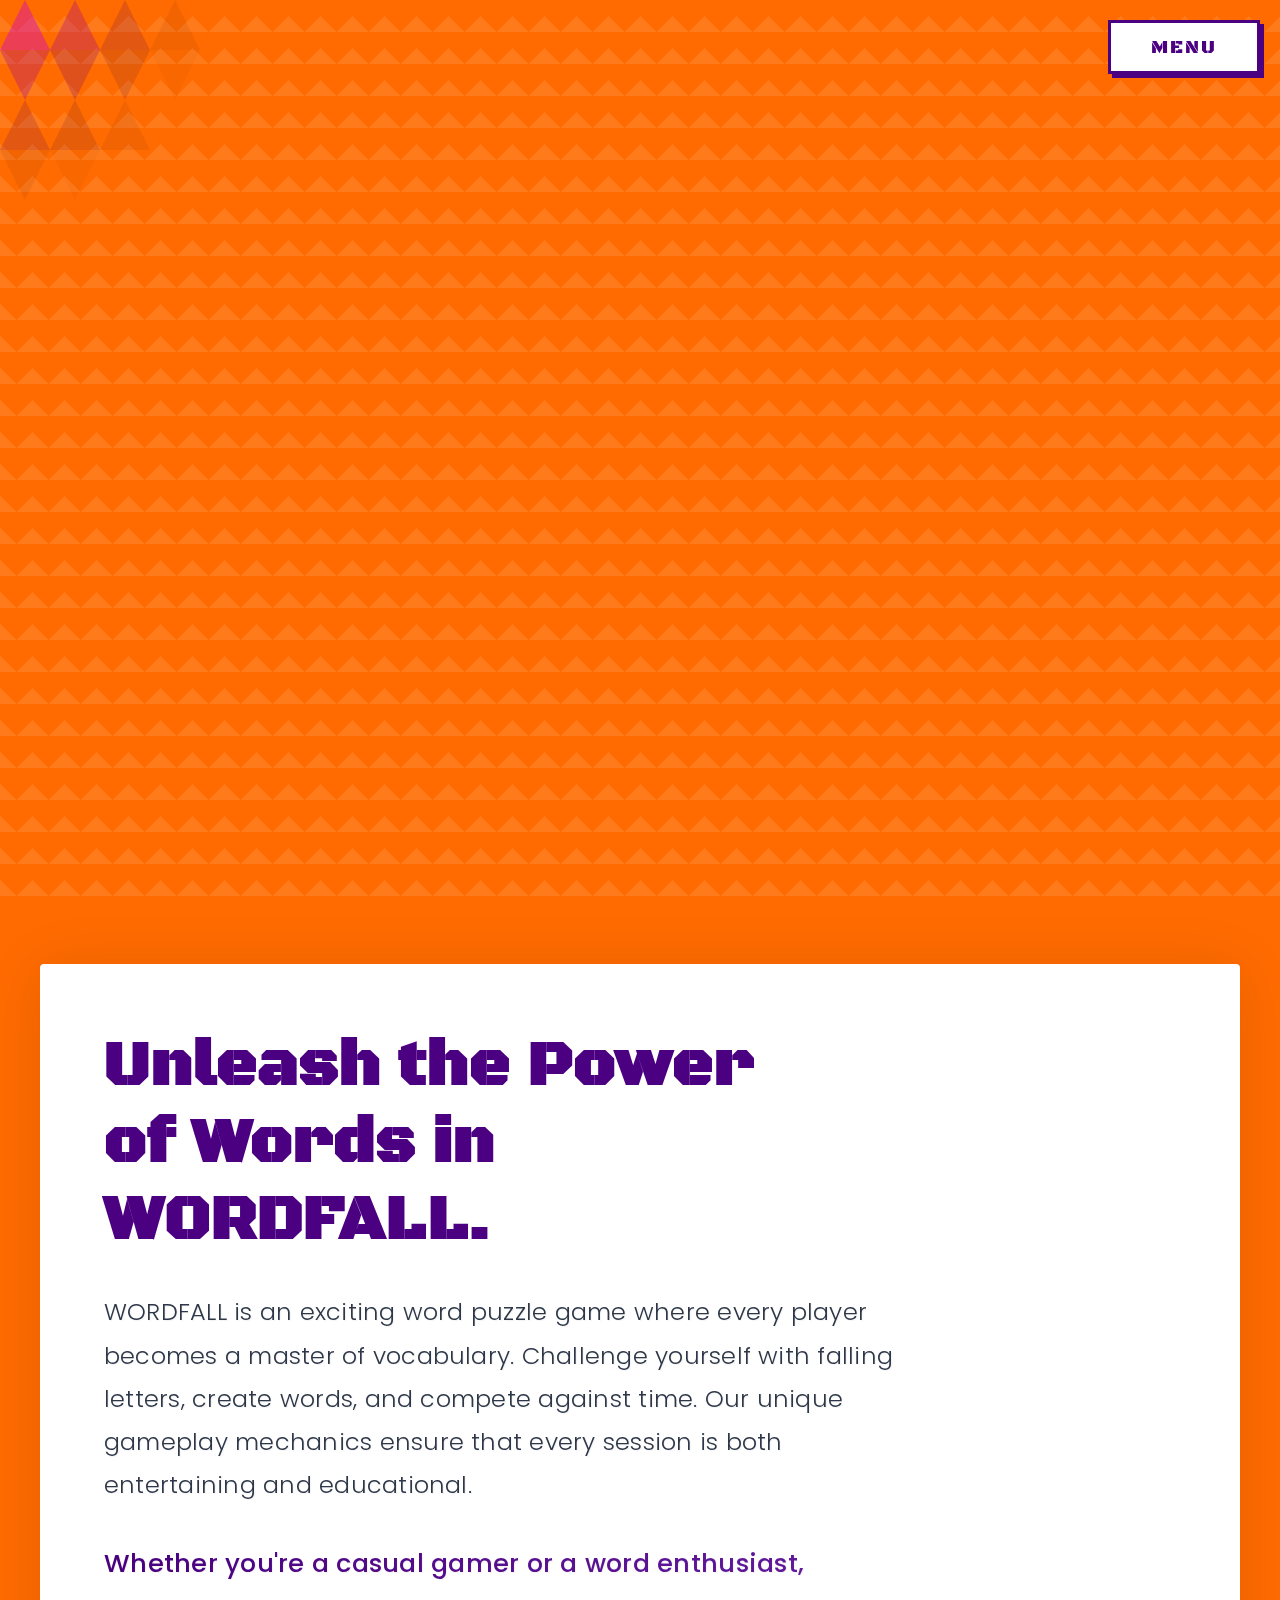
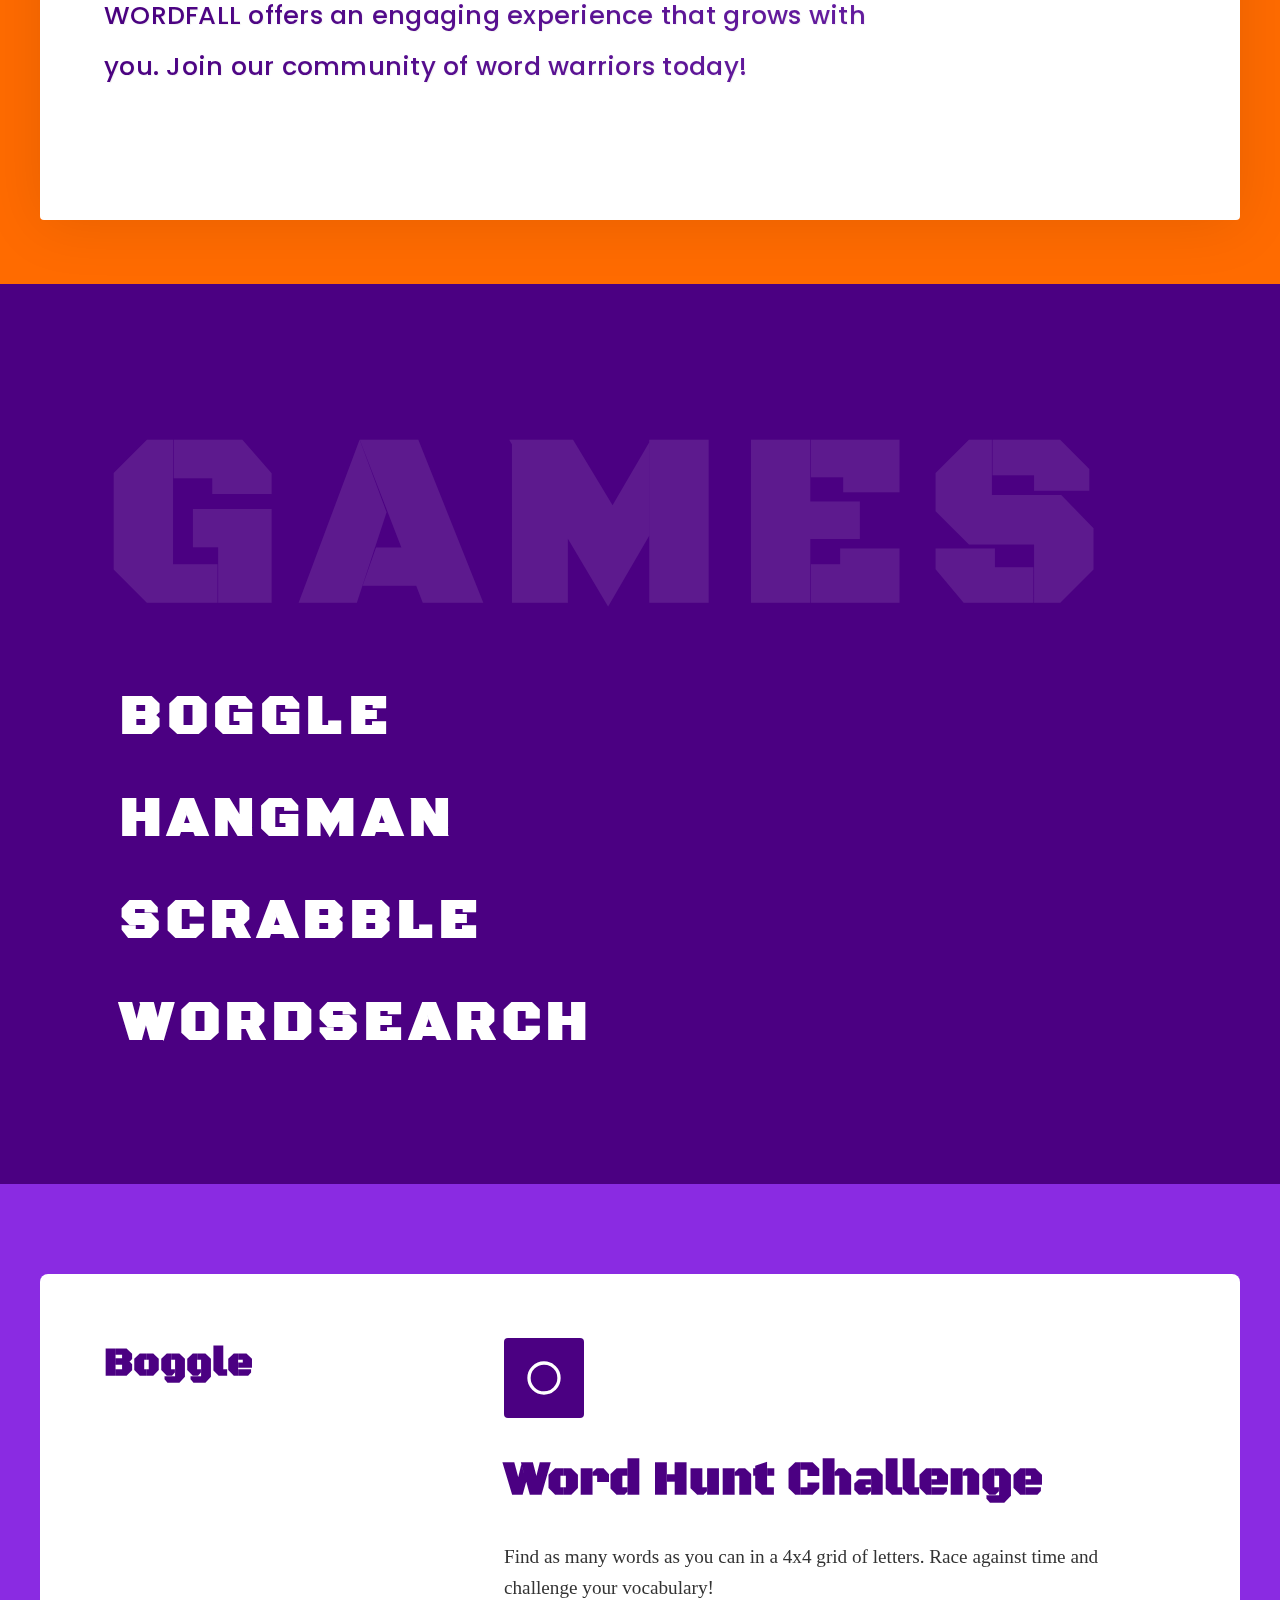
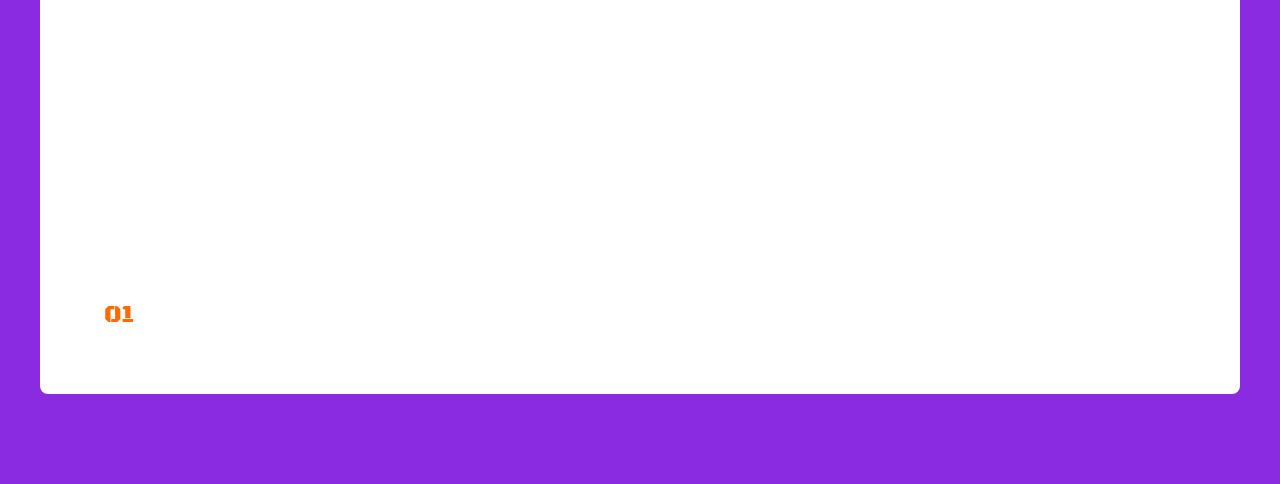
<file: index.html>
<!DOCTYPE html>
<html lang="en">
<head>
    <meta charset="UTF-8">
    <meta name="viewport" content="width=device-width, initial-scale=1.0">
    <title>Orange Background Website</title>
    <link rel="stylesheet" href="styles.css">
    <link rel="preconnect" href="https://fonts.googleapis.com">
    <link rel="preconnect" href="https://fonts.gstatic.com" crossorigin>
    <link href="https://fonts.googleapis.com/css2?family=Black+Ops+One&display=swap" rel="stylesheet">
    <link href="https://fonts.googleapis.com/css2?family=Poppins:wght@300;400;500;600&display=swap" rel="stylesheet">
</head>
<body>
    <canvas id="backgroundCanvas"></canvas>
    <button class="menu-button">MENU</button>

    <!-- Menu Overlay -->
    <div class="menu-overlay">
        <button class="menu-close" aria-label="Close menu"></button>
        <div class="menu-left">
            <img src="image.png" alt="Profile" class="profile-image">
        </div>
        <div class="menu-right">
            <ul class="menu-button-list">
                <li><button class="menu-btn">Play Hangman</button></li>
                <li><button class="menu-btn">Play Scrabble</button></li>
                <li><button class="menu-btn">Play Wordsearch</button></li>
                <li><button class="menu-btn">Play Boggle</button></li>
                <li><button class="menu-btn">Leaderboard</button></li>
            </ul>
        </div>
    </div>

    <div class="background">
        <div class="content">
            <h1 class="main-title">WORDFALL</h1>
        </div>
    </div>
    <section class="about-section">
        <div class="about-content">
            <div class="about-text">
                <h2 class="about-title">
                    Unleash the Power<br>
                    of Words in<br>
                    WORDFALL.
                </h2>
                <p class="about-description">
                    WORDFALL is an exciting word puzzle game where every player becomes a master of vocabulary.
                    Challenge yourself with falling letters, create words, and compete against time.
                    Our unique gameplay mechanics ensure that every session is both entertaining and educational.
                </p>
                <p class="about-description">
                    Whether you're a casual gamer or a word enthusiast, WORDFALL offers an engaging experience
                    that grows with you. Join our community of word warriors today!
                </p>
            </div>
        </div>
    </section>
    <section class="games-section">
        <div class="games-content">
            <h2 class="games-title">GAMES</h2>
            <div class="games">
                <div class="games-list">
                    <a href="boggle.html" class="game-link">BOGGLE</a>
                    <a href="hangman.html" class="game-link">HANGMAN</a>
                    <a href="scrabble.html" class="game-link">SCRABBLE</a>
                    <a href="wordsearch.html" class="game-link">WORDSEARCH</a>
                </div>
            </div>
        </div>
    </section>
    <section class="game-details-section">
        <div class="game-details-container">
            <div class="placcard-wrapper">
                <div class="placcard">
                    <div class="placcard-content">
                        <div class="placcard-left">
                            <h3 class="game-detail-title">Boggle</h3>
                            <span class="game-detail-number">01</span>
                        </div>
                        <div class="placcard-right">
                            <div class="game-icons">
                                <div class="game-icon">
                                    <img src="[data-uri]" alt="Building Icon">
                                </div>
                            </div>
                            <h4>Word Hunt Challenge</h4>
                            <p>Find as many words as you can in a 4x4 grid of letters. Race against time and challenge your vocabulary!</p>
                        </div>
                    </div>
                </div>
                <div class="placcard">
                    <div class="placcard-content">
                        <div class="placcard-left">
                            <h3 class="game-detail-title">Hangman</h3>
                            <span class="game-detail-number">02</span>
                        </div>
                        <div class="placcard-right">
                            <div class="game-icons">
                                <div class="game-icon">
                                    <img src="[data-uri]" alt="Building Icon">
                                </div>
                            </div>
                            <h4>Classic Word Guessing</h4>
                            <p>Guess the hidden word one letter at a time. Be careful - too many wrong guesses and it's game over!</p>
                        </div>
                    </div>
                </div>
                <div class="placcard">
                    <div class="placcard-content">
                        <div class="placcard-left">
                            <h3 class="game-detail-title">Word Scramble</h3>
                            <span class="game-detail-number">03</span>
                        </div>
                        <div class="placcard-right">
                            <div class="game-icons">
                                <div class="game-icon">
                                    <img src="[data-uri]" alt="Building Icon">
                                </div>
                            </div>
                            <h4>Unscramble the Words</h4>
                            <p>Test your word skills by unscrambling jumbled letters to form meaningful words. Beat the clock!</p>
                        </div>
                    </div>
                </div>
                <div class="placcard">
                    <div class="placcard-content">
                        <div class="placcard-left">
                            <h3 class="game-detail-title">Word Search</h3>
                            <span class="game-detail-number">04</span>
                        </div>
                        <div class="placcard-right">
                            <div class="game-icons">
                                <div class="game-icon">
                                    <img src="[data-uri]" alt="Building Icon">
                                </div>
                            </div>
                            <h4>Hidden Word Discovery</h4>
                            <p>Find hidden words in a grid of letters. Words can be horizontal, vertical, or diagonal!</p>
                        </div>
                    </div>
                </div>
            </div>
        </div>
    </section>
    <script src="script.js"></script>
</body>
</html>
</file>
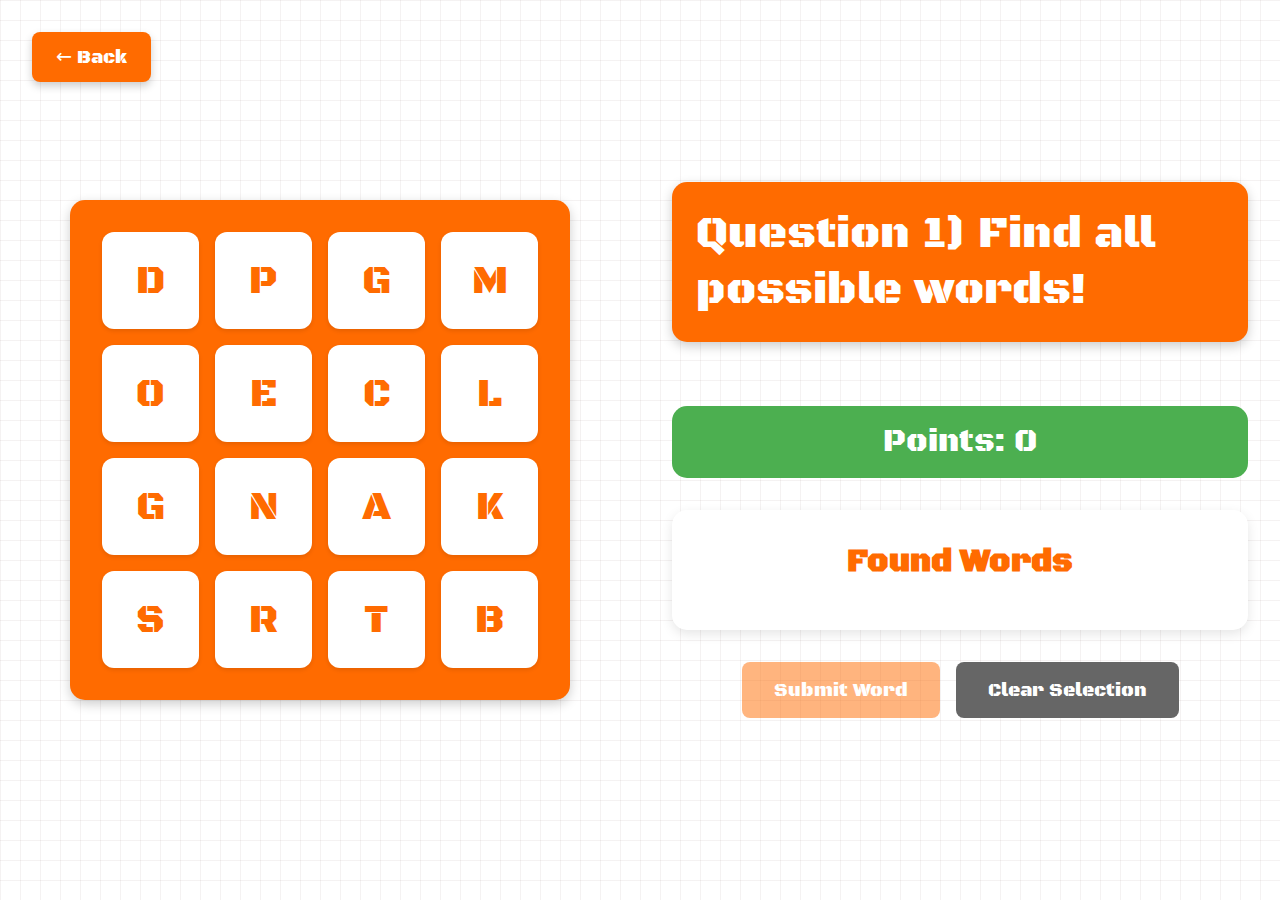
<file: boggle.html>
<!DOCTYPE html>
<html lang="en">
<head>
    <meta charset="UTF-8">
    <meta name="viewport" content="width=device-width, initial-scale=1.0">
    <title>Boggle Game</title>
    <link rel="stylesheet" href="boggle.css">
    <link rel="preconnect" href="https://fonts.googleapis.com">
    <link rel="preconnect" href="https://fonts.gstatic.com" crossorigin>
    <link href="https://fonts.googleapis.com/css2?family=Black+Ops+One&display=swap" rel="stylesheet">
</head>
<body>
    <a href="index.html" class="back-button">← Back</a>
    <div class="game-container">
        <!-- Left Side - Word Grid -->
        <div class="game-left">
            <div class="grid-container">
                <canvas id="gameCanvas"></canvas>
                <div class="letter-grid">
                    <!-- Grid will be populated by JavaScript -->
                </div>
            </div>
        </div>

        <!-- Right Side - Game Controls -->
        <div class="game-right">
            <!-- Question Display -->
            <div class="category-box">
                <span class="category-text">Question 1) Find all possible words!</span>
            </div>

            <!-- Points Display -->
            <div class="points-display">
                <span class="points-text">Points: <span id="pointsValue">0</span></span>
            </div>

            <!-- Found Words Section -->
            <div class="found-words-section">
                <h2>Found Words</h2>
                <div class="found-words-list">
                    <!-- Found words will be added here -->
                </div>
            </div>

            <!-- Controls -->
            <div class="controls">
                <button class="control-btn submit-word" disabled>Submit Word</button>
                <button class="control-btn clear-selection">Clear Selection</button>
            </div>
        </div>
    </div>

    <!-- Success Modal -->
    <div class="modal" id="successModal">
        <div class="modal-content">
            <h2 class="modal-title"></h2>
            <button class="modal-button">Continue</button>
        </div>
    </div>

    <script src="boggle.js"></script>
</body>
</html>
</file>
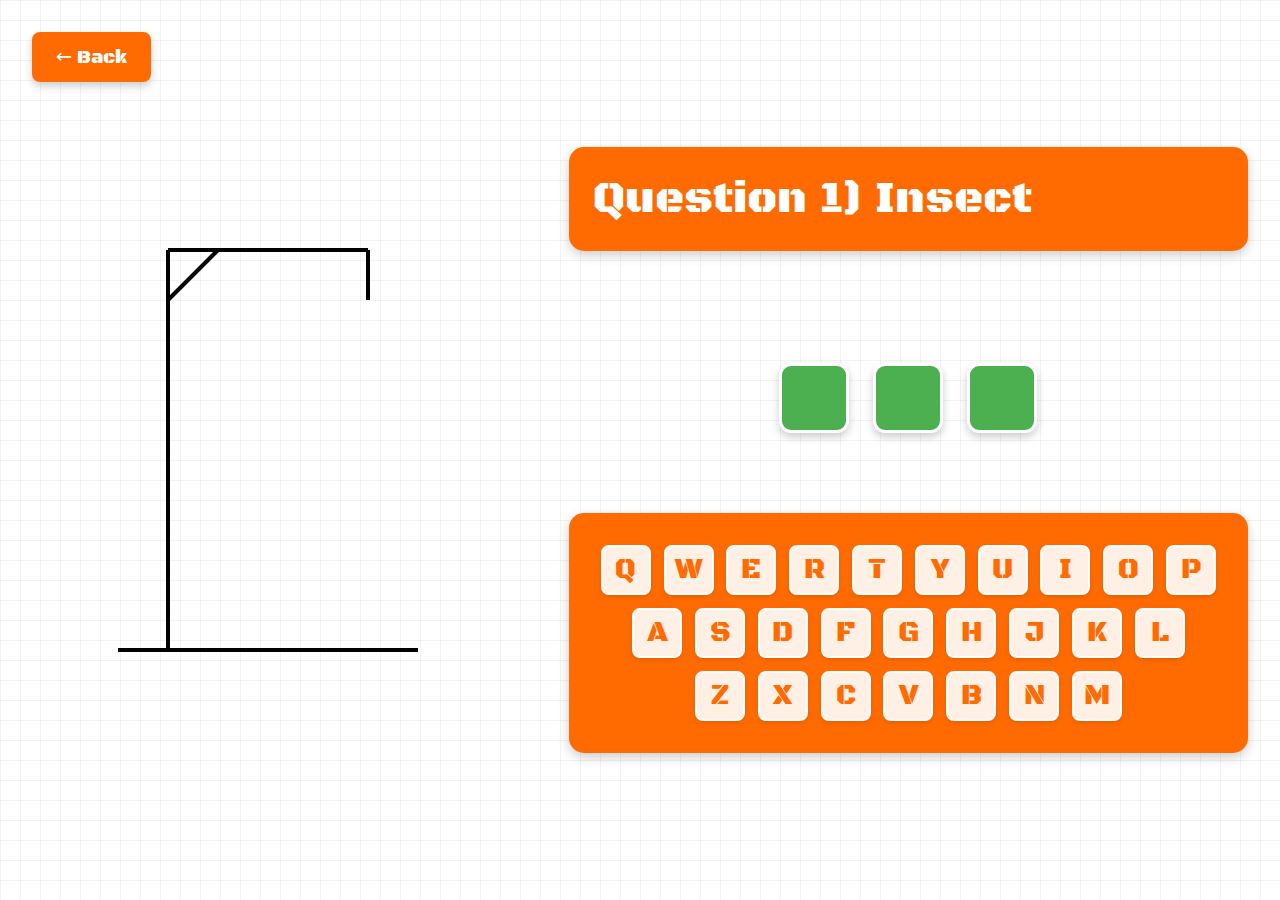
<file: hangman.html>
<!DOCTYPE html>
<html lang="en">
<head>
    <meta charset="UTF-8">
    <meta name="viewport" content="width=device-width, initial-scale=1.0">
    <title>Hangman Game</title>
    <link rel="stylesheet" href="hangman.css">
    <link rel="preconnect" href="https://fonts.googleapis.com">
    <link rel="preconnect" href="https://fonts.gstatic.com" crossorigin>
    <link href="https://fonts.googleapis.com/css2?family=Black+Ops+One&display=swap" rel="stylesheet">
</head>
<body>
    <a href="index.html" class="back-button">← Back</a>
    <div class="game-container">
        <!-- Left Side - Hangman -->
        <div class="game-left">
            <div class="hangman-container">
                <canvas id="hangmanCanvas" width="400" height="500"></canvas>
            </div>
        </div>

        <!-- Right Side - Game Controls -->
        <div class="game-right">
            <!-- Category Display -->
            <div class="category-box">
                <span class="category-text">Question 1) Insect</span>
            </div>

            <!-- Word Display -->
            <div class="word-display">
                <div class="letter-spaces">
                    <span class="letter-space"></span>
                    <span class="letter-space"></span>
                    <span class="letter-space"></span>
                </div>
            </div>

            <!-- Keyboard -->
            <div class="keyboard">
                <div class="keyboard-row">
                    <button class="key">Q</button>
                    <button class="key">W</button>
                    <button class="key">E</button>
                    <button class="key">R</button>
                    <button class="key">T</button>
                    <button class="key">Y</button>
                    <button class="key">U</button>
                    <button class="key">I</button>
                    <button class="key">O</button>
                    <button class="key">P</button>
                </div>
                <div class="keyboard-row">
                    <button class="key">A</button>
                    <button class="key">S</button>
                    <button class="key">D</button>
                    <button class="key">F</button>
                    <button class="key">G</button>
                    <button class="key">H</button>
                    <button class="key">J</button>
                    <button class="key">K</button>
                    <button class="key">L</button>
                </div>
                <div class="keyboard-row">
                    <button class="key">Z</button>
                    <button class="key">X</button>
                    <button class="key">C</button>
                    <button class="key">V</button>
                    <button class="key">B</button>
                    <button class="key">N</button>
                    <button class="key">M</button>
                </div>
            </div>
        </div>
    </div>

    <!-- Game Over Modal -->
    <div class="modal" id="gameOverModal">
        <div class="modal-content">
            <h2 class="modal-title"></h2>
            <button class="modal-button">Play Again</button>
        </div>
    </div>

    <script src="hangman.js"></script>
</body>
</html>
</file>
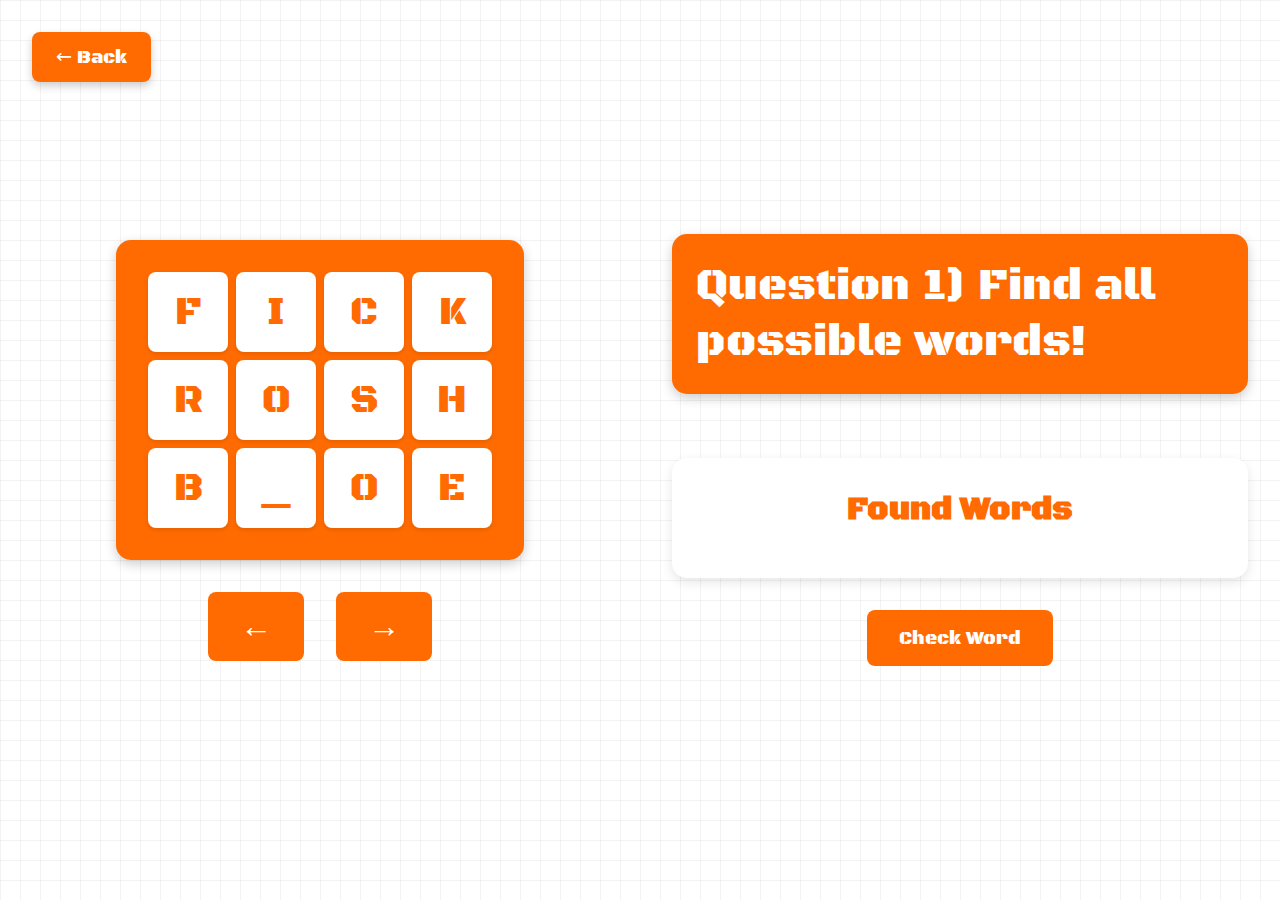
<file: scrabble.html>
<!DOCTYPE html>
<html lang="en">
<head>
    <meta charset="UTF-8">
    <meta name="viewport" content="width=device-width, initial-scale=1.0">
    <title>Scrabble Game</title>
    <link rel="stylesheet" href="scrabble.css">
    <link rel="preconnect" href="https://fonts.googleapis.com">
    <link rel="preconnect" href="https://fonts.gstatic.com" crossorigin>
    <link href="https://fonts.googleapis.com/css2?family=Black+Ops+One&display=swap" rel="stylesheet">
</head>
<body>
    <a href="index.html" class="back-button">← Back</a>
    <div class="game-container">
        <!-- Left Side - Word Grid -->
        <div class="game-left">
            <div class="grid-container">
                <div class="word-grid">
                    <!-- Grid will be populated by JavaScript -->
                </div>
                <div class="arrow-controls">
                    <button class="arrow-btn left-arrow">←</button>
                    <button class="arrow-btn right-arrow">→</button>
                </div>
            </div>
        </div>

        <!-- Right Side - Game Controls -->
        <div class="game-right">
            <!-- Question Display -->
            <div class="category-box">
                <span class="category-text">Question 1) Find all possible words!</span>
            </div>

            <!-- Found Words Section -->
            <div class="found-words-section">
                <h2>Found Words</h2>
                <div class="found-words-list">
                    <!-- Found words will be added here -->
                </div>
            </div>

            <!-- Controls -->
            <div class="controls">
                <button class="control-btn check-word">Check Word</button>
                <button class="control-btn next-level" style="display: none;">Next Level</button>
            </div>
        </div>
    </div>

    <!-- Success Modal -->
    <div class="modal" id="successModal">
        <div class="modal-content">
            <h2 class="modal-title"></h2>
            <button class="modal-button">Continue</button>
        </div>
    </div>

    <script src="scrabble.js"></script>
</body>
</html>
</file>
<file: styles.css>
* {
    margin: 0;
    padding: 0;
    box-sizing: border-box;
}

body {
    min-height: 100vh;
    background-color: #FF6B00; /* Vibrant orange color */
    overflow-x: hidden;
    position: relative;
}

body::before {
    content: '';
    position: fixed;
    top: 0;
    left: 0;
    right: 0;
    bottom: 0;
    background: linear-gradient(45deg, rgba(255, 255, 255, 0.1) 25%, transparent 25%),
                linear-gradient(-45deg, rgba(255, 255, 255, 0.1) 25%, transparent 25%);
    background-size: 32px 32px;
    pointer-events: none;
    z-index: 1;
}

.menu-button {
    position: fixed;
    top: 20px;
    right: 20px;
    padding: 12px 40px;
    background-color: white;
    border: 3px solid #4B0082;
    color: #4B0082;
    font-family: 'Black Ops One', system-ui;
    font-size: 1.2rem;
    cursor: pointer;
    z-index: 1000;
    letter-spacing: 0.1em;
    box-shadow: 4px 4px 0 #4B0082;
    transition: all 0.2s ease;
}

.menu-button:hover {
    transform: translate(2px, 2px);
    box-shadow: 2px 2px 0 #4B0082;
}

.menu-button:active {
    transform: translate(4px, 4px);
    box-shadow: none;
}

#backgroundCanvas {
    position: fixed;
    top: 0;
    left: 0;
    width: 100%;
    height: 100%;
    z-index: 2;
    pointer-events: none;
}

.background {
    position: relative;
    width: 100%;
    min-height: 100vh;
    z-index: 3;
}

.content {
    position: relative;
    z-index: 3;
    padding: 2rem;
    display: flex;
    justify-content: center;
    align-items: center;
    min-height: 100vh;
}

.main-title {
    font-family: 'Black Ops One', system-ui;
    font-size: 8rem;
    color: white;
    text-align: center;
    text-transform: uppercase;
    letter-spacing: 0.1em;
    position: relative;
    filter: drop-shadow(0.1em 0.1em 0 #4B0082)
           drop-shadow(-0.1em -0.1em 0 #4169E1);
    animation: fallAndBounce 2s cubic-bezier(0.68, -0.55, 0.265, 1.55) forwards,
               float 3s ease-in-out infinite 2s;
    transform: translateY(-100vh);
}

/* About Section Styles */
.about-section {
    position: relative;
    width: 100%;
    min-height: 100vh;
    z-index: 3;
    padding: 4rem 2rem;
}

.about-content {
    max-width: 1200px;
    margin: 0 auto;
    padding: 4rem;
    position: relative;
    background-color: white;
    box-shadow: 0 4px 60px rgba(0, 0, 0, 0.1);
    border-radius: 4px;
}

.about-text {
    max-width: 800px;
    margin-bottom: 4rem;
}

.about-title {
    font-family: 'Black Ops One', system-ui;
    font-size: 4rem;
    color: #4B0082;
    margin-bottom: 2rem;
    line-height: 1.2;
}

.about-description {
    font-family: 'Poppins', sans-serif;
    font-size: 1.5rem;
    line-height: 1.8;
    color: #2D3748;
    margin-bottom: 2rem;
    font-weight: 300;
    letter-spacing: 0.01em;
    text-shadow: 1px 1px 1px rgba(0, 0, 0, 0.05);
}

.about-description:last-child {
    color: #4B0082;
    font-weight: 500;
    font-size: 1.6rem;
    line-height: 2;
    background: linear-gradient(120deg, #4B0082, #6B21A8);
    -webkit-background-clip: text;
    background-clip: text;
    -webkit-text-fill-color: transparent;
}

.more-button {
    display: inline-block;
    width: 100%;
    background-color: #4B0082;
    color: white;
    text-decoration: none;
    padding: 1.5rem;
    font-family: 'Black Ops One', system-ui;
    font-size: 1.2rem;
    letter-spacing: 0.1em;
    transition: all 0.3s ease;
    position: relative;
    text-align: center;
}

.more-button::after {
    content: '';
    position: absolute;
    top: 0;
    right: 0;
    width: 20px;
    height: 100%;
    background-color: rgba(255, 255, 255, 0.1);
    transform: skewX(-20deg);
}

.more-button:hover {
    background-color: #5f0aa6;
    transform: translateY(-2px);
}

@keyframes fallAndBounce {
    0% {
        transform: translateY(-100vh);
        opacity: 0;
    }
    60% {
        transform: translateY(20px);
        opacity: 1;
    }
    80% {
        transform: translateY(-10px);
    }
    100% {
        transform: translateY(0);
        opacity: 1;
    }
}

@keyframes float {
    0%, 100% {
        transform: translateY(0);
    }
    50% {
        transform: translateY(-15px);
    }
}

/* Games Section Styles */
.games-section {
    position: relative;
    width: 100%;
    min-height: 100vh;
    background-color: #4B0082;
    z-index: 3;
    padding: 4rem 2rem;
    display: flex;
    align-items: center;
    justify-content: center;
    overflow: hidden;
}

.games-content {
    position: relative;
    width: 100%;
    max-width: 1200px;
    margin: 0 auto;
    padding: 0 4rem;
}

.games-title {
    font-family: 'Black Ops One', system-ui;
    font-size: 15rem;
    color: rgba(255, 255, 255, 0.1);
    text-align: left;
    letter-spacing: 0.1em;
    margin-bottom: 2rem;
    line-height: 1;
}

.games-list {
    list-style: none;
    position: relative;
    z-index: 2;
    display: flex;
    flex-direction: column;
    gap: 2rem;
    padding-left: 1rem;
}

.game-link {
    font-family: 'Black Ops One', system-ui;
    font-size: 3.5rem;
    color: white;
    text-decoration: none;
    letter-spacing: 0.1em;
    transition: all 0.3s ease;
    display: inline-block;
    position: relative;
    -webkit-text-stroke: 2px white;
    text-stroke: 2px white;
}

.game-link::before {
    content: '';
    position: absolute;
    left: 0;
    bottom: -5px;
    width: 0;
    height: 4px;
    background-color: white;
    transition: width 0.3s ease;
}

.game-link:hover {
    color: #FF6B00;
    transform: translateX(20px);
    -webkit-text-stroke: 2px #FF6B00;
    text-stroke: 2px #FF6B00;
}

.game-link:hover::before {
    width: 100%;
    background-color: #FF6B00;
}

/* Game Details Section */
.game-details-section {
    position: relative;
    width: 100%;
    height: 100vh;
    overflow: hidden;
    background-color: #8A2BE2;
}

.game-details-container {
    width: 100%;
    height: 100vh;
    display: flex;
    align-items: center;
    justify-content: center;
    position: relative;
}

.placcard-wrapper {
    width: 100%;
    max-width: 1200px;
    position: relative;
    height: 80vh;
    overflow: hidden;
}

.placcard {
    position: absolute;
    top: 0;
    left: 0;
    width: 100%;
    height: 100%;
    background: white;
    padding: 4rem;
    border-radius: 8px;
    opacity: 0;
    transform: translateX(100%);
    transition: transform 0.6s ease-in-out, opacity 0.6s ease-in-out;
    will-change: transform, opacity;
}

.placcard.active {
    opacity: 1;
    transform: translateX(0);
}

.placcard-content {
    display: flex;
    height: 100%;
    gap: 4rem;
}

.placcard-left {
    flex: 1;
    display: flex;
    flex-direction: column;
    justify-content: space-between;
}

.game-detail-title {
    font-family: 'Black Ops One', system-ui;
    font-size: 2.5rem;
    color: #4B0082;
}

.game-detail-number {
    font-family: 'Black Ops One', system-ui;
    font-size: 1.5rem;
    color: #FF6B00;
}

.placcard-right {
    flex: 2;
    display: flex;
    flex-direction: column;
    gap: 2rem;
}

.game-icons {
    display: flex;
    gap: 1rem;
}

.game-icon {
    width: 80px;
    height: 80px;
    background-color: #4B0082;
    border-radius: 4px;
    display: flex;
    align-items: center;
    justify-content: center;
}

.game-icon img {
    width: 40px;
    height: 40px;
}

.placcard-right h4 {
    font-family: 'Black Ops One', system-ui;
    font-size: 3rem;
    color: #4B0082;
}

.placcard-right p {
    font-size: 1.2rem;
    line-height: 1.6;
    color: #333;
    max-width: 600px;
}

.menu-overlay {
    position: fixed;
    top: 0;
    left: 0;
    width: 100%;
    height: 100vh;
    background-color: #6B21A8;
    z-index: 2000;
    display: flex;
    opacity: 0;
    visibility: hidden;
    transition: opacity 0.5s ease, visibility 0.5s ease;
}

.menu-overlay.active {
    opacity: 1;
    visibility: visible;
}

.menu-close {
    position: absolute;
    top: 40px;
    right: 40px;
    width: 50px;
    height: 50px;
    background: none;
    border: none;
    cursor: pointer;
    z-index: 2001;
}

.menu-close::before,
.menu-close::after {
    content: '';
    position: absolute;
    top: 50%;
    left: 50%;
    width: 40px;
    height: 4px;
    background-color: white;
    transform-origin: center;
}

.menu-close::before {
    transform: translate(-50%, -50%) rotate(45deg);
}

.menu-close::after {
    transform: translate(-50%, -50%) rotate(-45deg);
}

.menu-left {
    flex: 1;
    padding: 6rem;
    display: flex;
    align-items: center;
    justify-content: center;
}

.profile-image {
    width: 100%;
    max-width: 600px;
    height: auto;
    border-radius: 8px;
    opacity: 0;
    transform: translateX(-50px);
    transition: opacity 0.5s ease 0.3s, transform 0.5s ease 0.3s;
}

.menu-overlay.active .profile-image {
    opacity: 1;
    transform: translateX(0);
}

.menu-right {
    flex: 1;
    padding: 6rem;
    display: flex;
    flex-direction: column;
    justify-content: center;
    gap: 2rem;
}

.menu-button-list {
    list-style: none;
}

.menu-button-list li {
    opacity: 0;
    transform: translateX(50px);
    transition: opacity 0.5s ease, transform 0.5s ease;
    margin-bottom: 1.5rem;
}

.menu-overlay.active .menu-button-list li {
    opacity: 1;
    transform: translateX(0);
}

.menu-button-list li:nth-child(1) { transition-delay: 0.2s; }
.menu-button-list li:nth-child(2) { transition-delay: 0.3s; }
.menu-button-list li:nth-child(3) { transition-delay: 0.4s; }
.menu-button-list li:nth-child(4) { transition-delay: 0.5s; }
.menu-button-list li:nth-child(5) { transition-delay: 0.6s; }
.menu-button-list li:nth-child(6) { transition-delay: 0.7s; }

.menu-btn {
    display: block;
    width: 100%;
    padding: 12px 40px;
    background-color: #FF6B00;
    border: 3px solid white;
    color: white;
    font-family: 'Black Ops One', system-ui;
    font-size: 2rem;
    text-align: left;
    cursor: pointer;
    position: relative;
    transition: all 0.2s ease;
    box-shadow: 4px 4px 0 white;
    letter-spacing: 0.1em;
}

.menu-btn:hover {
    transform: translate(2px, 2px);
    box-shadow: 2px 2px 0 white;
}

.menu-btn:active {
    transform: translate(4px, 4px);
    box-shadow: none;
}
</file>
<file: boggle.css>
* {
    margin: 0;
    padding: 0;
    box-sizing: border-box;
    user-select: none; /* Prevent text selection */
    -webkit-user-select: none; /* Safari */
    -moz-user-select: none; /* Firefox */
    -ms-user-select: none; /* IE10+/Edge */
}

body {
    min-height: 100vh;
    background: #fff;
    background-image: 
        linear-gradient(90deg, rgba(50,0,0,0.05) 1px, transparent 1px),
        linear-gradient(rgba(50,0,0,0.05) 1px, transparent 1px);
    background-size: 20px 20px;
    font-family: 'Black Ops One', system-ui;
    display: flex;
    justify-content: center;
    align-items: center;
    overflow: hidden;
}

.game-container {
    width: 100%;
    max-width: 1400px;
    padding: 2rem;
    display: flex;
    gap: 4rem;
}

.game-left {
    flex: 1;
    display: flex;
    justify-content: center;
    align-items: center;
}

.game-right {
    flex: 1;
    display: flex;
    flex-direction: column;
    gap: 2rem;
}

/* Back Button */
.back-button {
    position: absolute;
    top: 2rem;
    left: 2rem;
    padding: 0.8rem 1.5rem;
    background: #FF6B00;
    color: white;
    border: none;
    border-radius: 8px;
    font-family: 'Black Ops One', system-ui;
    font-size: 1.2rem;
    cursor: pointer;
    box-shadow: 0 4px 8px rgba(0,0,0,0.2);
    transition: transform 0.2s ease;
    text-decoration: none;
}

.back-button:hover {
    transform: scale(1.05);
}

/* Question Header */
.category-box {
    width: 100%;
    margin: 0 auto 2rem;
    background: #FF6B00;
    padding: 1.5rem;
    border-radius: 15px;
    box-shadow: 0 4px 12px rgba(0,0,0,0.2);
}

.category-text {
    font-size: 2.8rem;
    color: white;
    text-align: center;
}

/* Points Display */
.points-display {
    background: #4CAF50;
    padding: 1rem;
    border-radius: 15px;
    text-align: center;
}

.points-text {
    font-size: 2rem;
    color: white;
}

/* Grid Container */
.grid-container {
    position: relative;
    width: 500px;
    height: 500px;
    background: #FF6B00;
    padding: 2rem;
    border-radius: 15px;
    box-shadow: 0 4px 12px rgba(0,0,0,0.2);
}

#gameCanvas {
    position: absolute;
    top: 0;
    left: 0;
    width: 100%;
    height: 100%;
    pointer-events: none;
    z-index: 2;
}

.letter-grid {
    position: relative;
    display: grid;
    grid-template-columns: repeat(4, 1fr);
    gap: 1rem;
    width: 100%;
    height: 100%;
    z-index: 1;
}

.letter-cell {
    background: white;
    border-radius: 12px;
    display: flex;
    justify-content: center;
    align-items: center;
    font-size: 2.5rem;
    color: #FF6B00;
    cursor: pointer;
    transition: all 0.2s ease;
    border: 3px solid rgba(255, 255, 255, 0.8);
    box-shadow: 0 2px 4px rgba(0,0,0,0.1);
    user-select: none;
}

.letter-cell:hover {
    transform: scale(1.05);
}

.letter-cell.selected {
    background: #4CAF50;
    color: white;
    transform: scale(1.1);
}

/* Found Words Section */
.found-words-section {
    background: white;
    padding: 2rem;
    border-radius: 15px;
    box-shadow: 0 4px 12px rgba(0,0,0,0.1);
    flex-grow: 1;
    overflow-y: auto;
    max-height: 300px;
}

.found-words-section h2 {
    color: #FF6B00;
    margin-bottom: 1rem;
    text-align: center;
    font-size: 2rem;
}

.found-words-list {
    display: flex;
    flex-wrap: wrap;
    gap: 1rem;
}

.found-word {
    background: #4CAF50;
    color: white;
    padding: 0.5rem 1rem;
    border-radius: 8px;
    font-size: 1.2rem;
}

/* Controls */
.controls {
    display: flex;
    gap: 1rem;
    justify-content: center;
}

.control-btn {
    padding: 1rem 2rem;
    font-size: 1.2rem;
    background: #FF6B00;
    color: white;
    border: none;
    border-radius: 8px;
    cursor: pointer;
    font-family: 'Black Ops One', system-ui;
    transition: transform 0.2s ease;
}

.control-btn:hover:not(:disabled) {
    transform: scale(1.05);
}

.control-btn:disabled {
    opacity: 0.5;
    cursor: not-allowed;
}

.clear-selection {
    background: #666;
}

/* Modal */
.modal {
    display: none;
    position: fixed;
    top: 0;
    left: 0;
    width: 100%;
    height: 100%;
    background: rgba(0, 0, 0, 0.5);
    justify-content: center;
    align-items: center;
    z-index: 1000;
}

.modal-content {
    background: white;
    padding: 2rem;
    border-radius: 15px;
    text-align: center;
    box-shadow: 0 4px 12px rgba(0,0,0,0.2);
}

.modal-title {
    color: #FF6B00;
    font-size: 2rem;
    margin-bottom: 1.5rem;
}

.modal-button {
    padding: 1rem 2rem;
    font-size: 1.2rem;
    background: #FF6B00;
    color: white;
    border: none;
    border-radius: 8px;
    cursor: pointer;
    font-family: 'Black Ops One', system-ui;
    margin: 0.5rem;
    transition: transform 0.2s ease;
}

.modal-button:hover {
    transform: scale(1.05);
}
</file>
<file: hangman.css>
* {
    margin: 0;
    padding: 0;
    box-sizing: border-box;
}

body {
    min-height: 100vh;
    background: #fff;
    background-image: 
        linear-gradient(90deg, rgba(50,0,0,0.05) 1px, transparent 1px),
        linear-gradient(rgba(50,0,0,0.05) 1px, transparent 1px);
    background-size: 20px 20px;
    font-family: 'Black Ops One', system-ui;
    display: flex;
    justify-content: center;
    align-items: center;
    overflow: hidden;
}

.game-container {
    width: 100%;
    max-width: 1400px;
    padding: 2rem;
    display: flex;
    gap: 4rem;
}

.game-left {
    flex: 1;
    display: flex;
    justify-content: center;
    align-items: center;
}

.game-right {
    flex: 1;
    display: flex;
    flex-direction: column;
    gap: 2rem;
}

/* Back Button */
.back-button {
    position: absolute;
    top: 2rem;
    left: 2rem;
    padding: 0.8rem 1.5rem;
    background: #FF6B00;
    color: white;
    border: none;
    border-radius: 8px;
    font-family: 'Black Ops One', system-ui;
    font-size: 1.2rem;
    cursor: pointer;
    box-shadow: 0 4px 8px rgba(0,0,0,0.2);
    transition: transform 0.2s ease;
    text-decoration: none;
}

.back-button:hover {
    transform: scale(1.05);
}

/* Question Header */
.category-box {
    width: 100%;
    margin: 0 auto 2rem;
    background: #FF6B00;
    padding: 1.5rem;
    border-radius: 15px;
    box-shadow: 0 4px 12px rgba(0,0,0,0.2);
}

.category-text {
    font-size: 2.8rem;
    color: white;
    text-align: center;
}

/* Word Display */
.word-display {
    margin: 3rem 0;
}

.letter-spaces {
    display: flex;
    gap: 1.5rem;
    justify-content: center;
}

.letter-space {
    width: 70px;
    height: 70px;
    background-color: #4CAF50;
    border-radius: 12px;
    display: inline-block;
    position: relative;
    border: 3px solid white;
    box-shadow: 0 4px 8px rgba(0,0,0,0.2);
}

.letter-space.filled::before {
    content: attr(data-letter);
    position: absolute;
    top: 50%;
    left: 50%;
    transform: translate(-50%, -50%);
    font-size: 3.2rem;
    color: white;
}

/* Hangman Drawing */
.hangman-container {
    width: 100%;
    height: 100%;
    display: flex;
    justify-content: center;
    align-items: center;
}

#hangmanCanvas {
    width: 400px;
    height: 500px;
}

/* Keyboard */
.keyboard {
    display: flex;
    flex-direction: column;
    gap: 0.8rem;
    align-items: center;
    background: #FF6B00;
    padding: 2rem;
    border-radius: 15px;
    box-shadow: 0 4px 12px rgba(0,0,0,0.2);
}

.keyboard-row {
    display: flex;
    gap: 0.8rem;
}

.key {
    width: 50px;
    height: 50px;
    border: 2px solid white;
    background: rgba(255, 255, 255, 0.9);
    border-radius: 8px;
    font-family: 'Black Ops One', system-ui;
    font-size: 1.8rem;
    color: #FF6B00;
    cursor: pointer;
    transition: all 0.2s ease;
    position: relative;
    box-shadow: 0 2px 4px rgba(0,0,0,0.1);
}

.key:hover {
    transform: scale(1.1);
    background: white;
}

.key.correct::after {
    content: '';
    position: absolute;
    top: 50%;
    left: 50%;
    transform: translate(-50%, -50%);
    width: 45px;
    height: 45px;
    background: url('tick.png') no-repeat center center;
    background-size: contain;
}

.key.wrong::after {
    content: '';
    position: absolute;
    top: 50%;
    left: 50%;
    transform: translate(-50%, -50%);
    width: 45px;
    height: 45px;
    background: url('cross.png') no-repeat center center;
    background-size: contain;
}

.key.used {
    cursor: not-allowed;
}

/* Modal */
.modal {
    position: fixed;
    top: 0;
    left: 0;
    width: 100%;
    height: 100%;
    background-color: rgba(0, 0, 0, 0.5);
    display: none;
    justify-content: center;
    align-items: center;
    z-index: 1000;
}

.modal.active {
    display: flex;
}

.modal-content {
    background-color: white;
    padding: 2rem;
    border-radius: 8px;
    text-align: center;
}

.modal-title {
    font-size: 2rem;
    color: #0066FF;
    margin-bottom: 1rem;
}

.modal-button {
    padding: 1rem 2rem;
    font-size: 1.2rem;
    background: #FF6B00;
    color: white;
    border: none;
    border-radius: 8px;
    cursor: pointer;
    font-family: 'Black Ops One', system-ui;
    margin: 0.5rem;
    transition: transform 0.2s ease;
}

.modal-button:hover {
    transform: scale(1.05);
}

.next-button {
    background: #4CAF50;
}
</file>
<file: scrabble.css>
* {
    margin: 0;
    padding: 0;
    box-sizing: border-box;
}

body {
    min-height: 100vh;
    background: #fff;
    background-image: 
        linear-gradient(90deg, rgba(50,0,0,0.05) 1px, transparent 1px),
        linear-gradient(rgba(50,0,0,0.05) 1px, transparent 1px);
    background-size: 20px 20px;
    font-family: 'Black Ops One', system-ui;
    display: flex;
    justify-content: center;
    align-items: center;
    overflow: hidden;
}

.game-container {
    width: 100%;
    max-width: 1400px;
    padding: 2rem;
    display: flex;
    gap: 4rem;
}

.game-left {
    flex: 1;
    display: flex;
    justify-content: center;
    align-items: center;
}

.game-right {
    flex: 1;
    display: flex;
    flex-direction: column;
    gap: 2rem;
}

/* Back Button */
.back-button {
    position: absolute;
    top: 2rem;
    left: 2rem;
    padding: 0.8rem 1.5rem;
    background: #FF6B00;
    color: white;
    border: none;
    border-radius: 8px;
    font-family: 'Black Ops One', system-ui;
    font-size: 1.2rem;
    cursor: pointer;
    box-shadow: 0 4px 8px rgba(0,0,0,0.2);
    transition: transform 0.2s ease;
    text-decoration: none;
}

.back-button:hover {
    transform: scale(1.05);
}

/* Question Header */
.category-box {
    width: 100%;
    margin: 0 auto 2rem;
    background: #FF6B00;
    padding: 1.5rem;
    border-radius: 15px;
    box-shadow: 0 4px 12px rgba(0,0,0,0.2);
}

.category-text {
    font-size: 2.8rem;
    color: white;
    text-align: center;
}

/* Word Grid */
.grid-container {
    display: flex;
    flex-direction: column;
    align-items: center;
    gap: 2rem;
}

.word-grid {
    display: grid;
    grid-template-columns: repeat(4, 1fr);
    gap: 0.5rem;
    background: #FF6B00;
    padding: 2rem;
    border-radius: 15px;
    box-shadow: 0 4px 12px rgba(0,0,0,0.2);
}

.letter-cell {
    width: 80px;
    height: 80px;
    background: white;
    border-radius: 8px;
    display: flex;
    justify-content: center;
    align-items: center;
    font-size: 2.5rem;
    color: #FF6B00;
    cursor: pointer;
    transition: transform 0.2s ease;
    border: 3px solid rgba(255, 255, 255, 0.8);
    box-shadow: 0 2px 4px rgba(0,0,0,0.1);
}

.letter-cell:hover {
    transform: scale(1.05);
}

.letter-cell.selected {
    background: #4CAF50;
    color: white;
}

/* Arrow Controls */
.arrow-controls {
    display: flex;
    gap: 2rem;
}

.arrow-btn {
    padding: 1rem 2rem;
    font-size: 2rem;
    background: #FF6B00;
    color: white;
    border: none;
    border-radius: 8px;
    cursor: pointer;
    transition: transform 0.2s ease;
}

.arrow-btn:hover {
    transform: scale(1.1);
}

/* Found Words Section */
.found-words-section {
    background: white;
    padding: 2rem;
    border-radius: 15px;
    box-shadow: 0 4px 12px rgba(0,0,0,0.1);
}

.found-words-section h2 {
    color: #FF6B00;
    margin-bottom: 1rem;
    text-align: center;
    font-size: 2rem;
}

.found-words-list {
    display: flex;
    flex-wrap: wrap;
    gap: 1rem;
}

.found-word {
    background: #4CAF50;
    color: white;
    padding: 0.5rem 1rem;
    border-radius: 8px;
    font-size: 1.2rem;
}

/* Controls */
.controls {
    display: flex;
    gap: 1rem;
    justify-content: center;
}

.control-btn {
    padding: 1rem 2rem;
    font-size: 1.2rem;
    background: #FF6B00;
    color: white;
    border: none;
    border-radius: 8px;
    cursor: pointer;
    font-family: 'Black Ops One', system-ui;
    transition: transform 0.2s ease;
}

.control-btn:hover {
    transform: scale(1.05);
}

.control-btn.next-level {
    background: #4CAF50;
}

/* Modal */
.modal {
    display: none;
    position: fixed;
    top: 0;
    left: 0;
    width: 100%;
    height: 100%;
    background: rgba(0, 0, 0, 0.5);
    justify-content: center;
    align-items: center;
    z-index: 1000;
}

.modal-content {
    background: white;
    padding: 2rem;
    border-radius: 15px;
    text-align: center;
    box-shadow: 0 4px 12px rgba(0,0,0,0.2);
}

.modal-title {
    color: #FF6B00;
    font-size: 2rem;
    margin-bottom: 1.5rem;
}

.modal-button {
    padding: 1rem 2rem;
    font-size: 1.2rem;
    background: #FF6B00;
    color: white;
    border: none;
    border-radius: 8px;
    cursor: pointer;
    font-family: 'Black Ops One', system-ui;
    margin: 0.5rem;
    transition: transform 0.2s ease;
}

.modal-button:hover {
    transform: scale(1.05);
}
</file>
